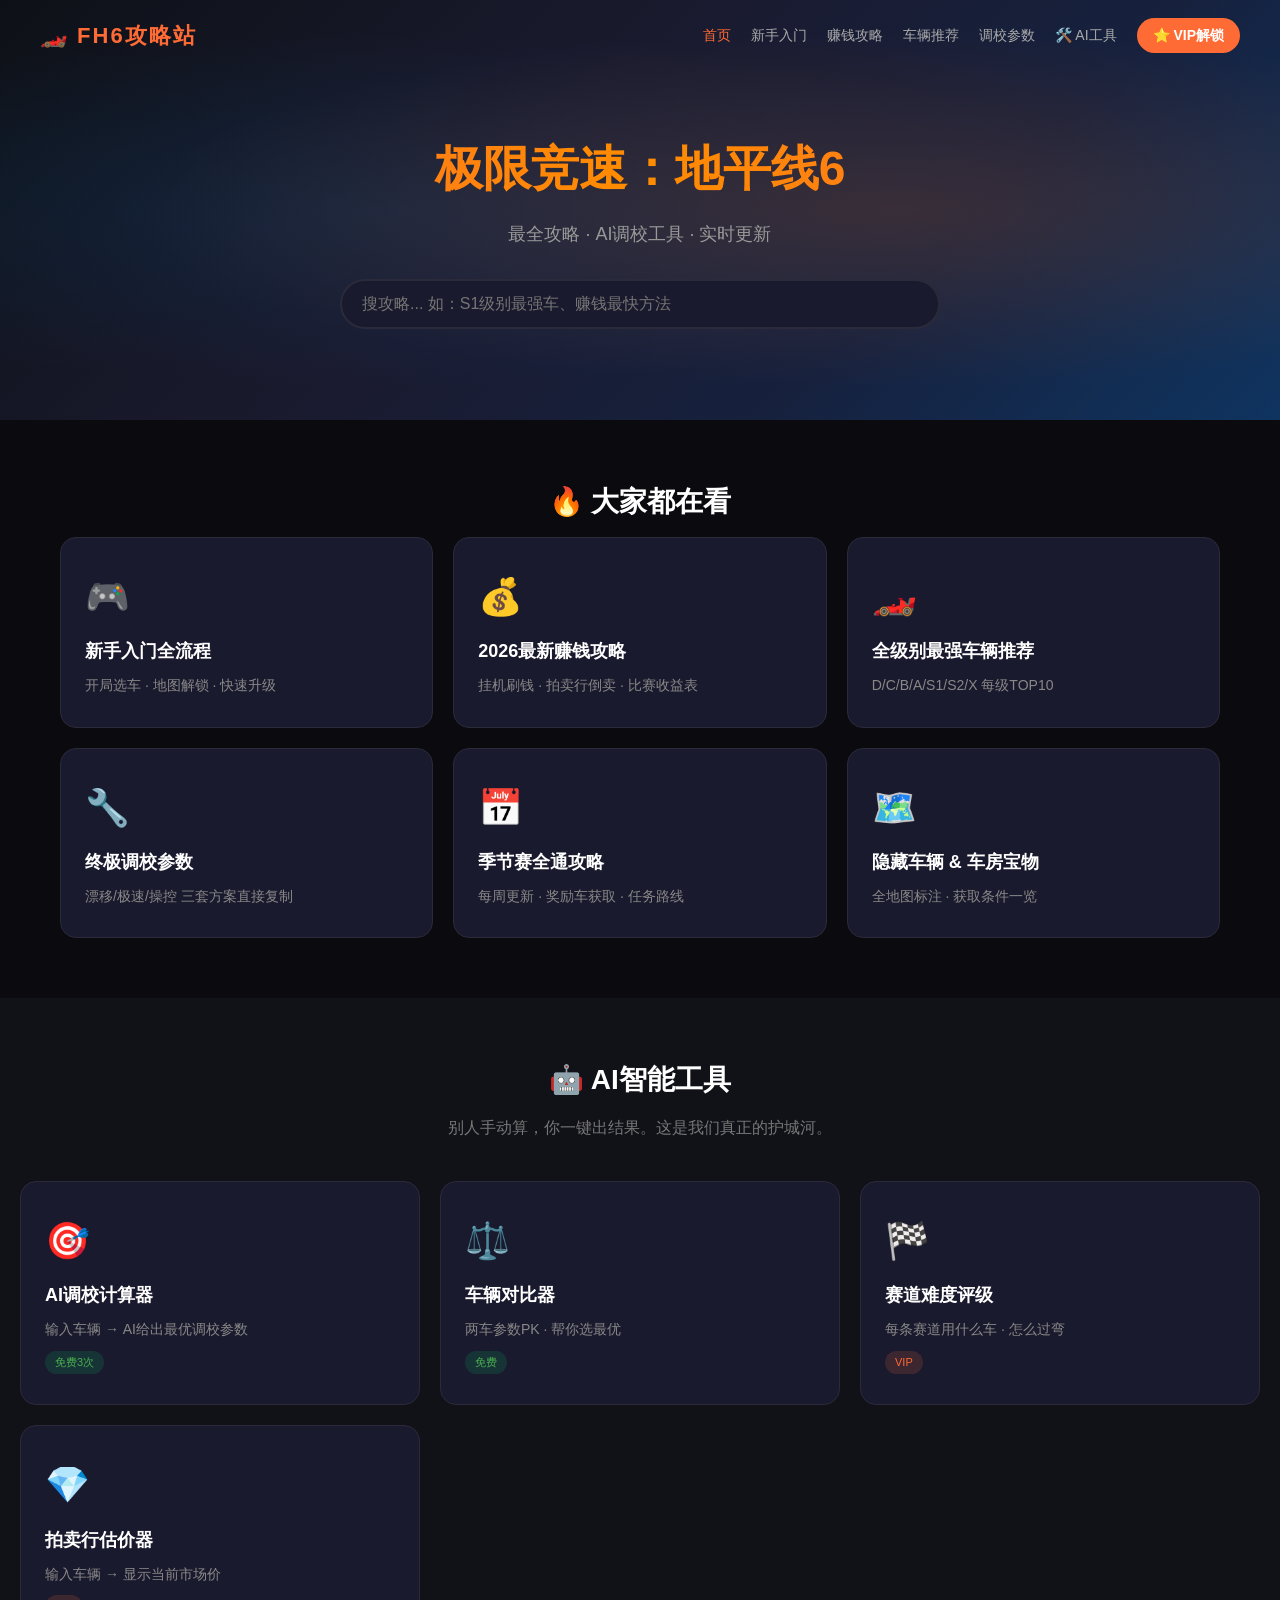
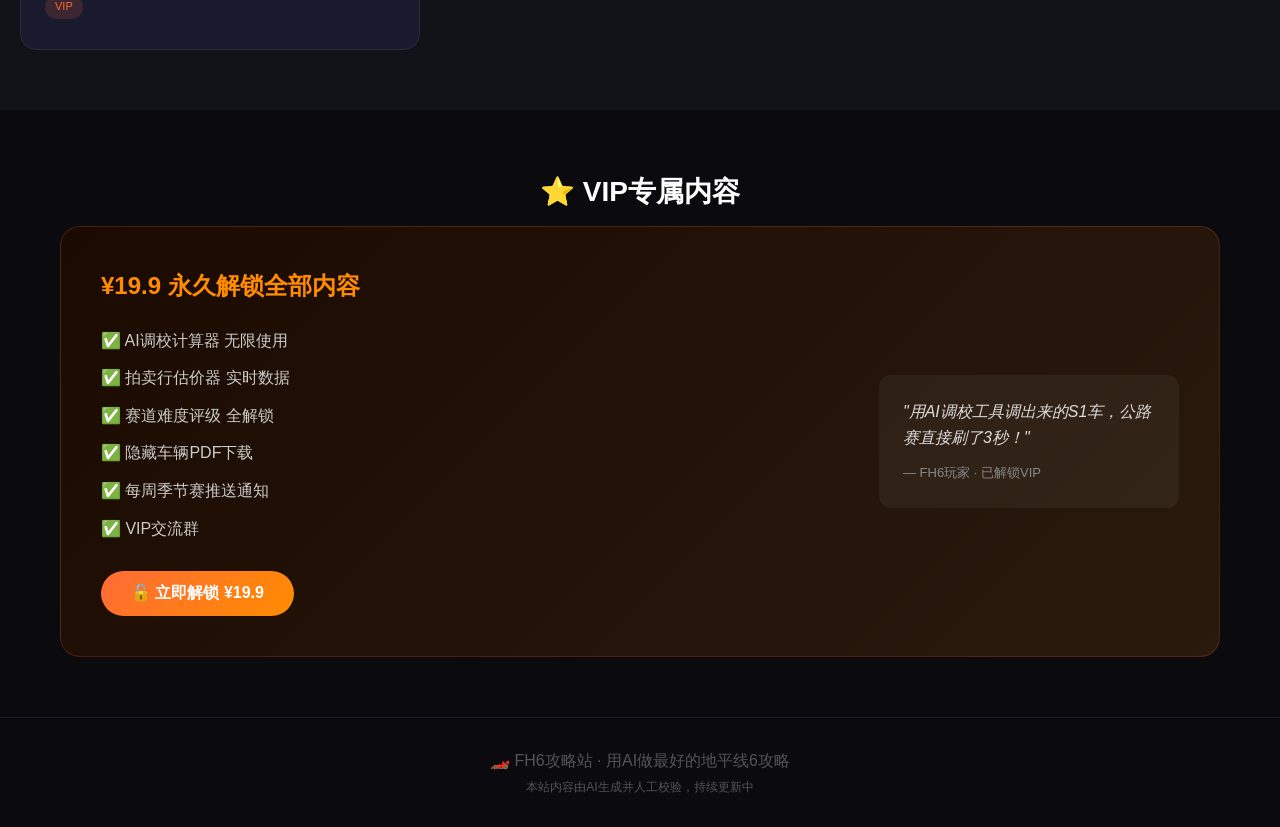
<file: index.html>
<!DOCTYPE html>
<html lang="zh-CN">
<head>
<meta charset="UTF-8">
<meta name="viewport" content="width=device-width, initial-scale=1.0">
<meta name="description" content="极限竞速：地平线6 最全攻略站 — 车辆推荐、赚钱技巧、调校参数、隐藏车辆、季节赛攻略">
<title>FH6攻略站 | 地平线6最全指南</title>
<link rel="stylesheet" href="css/style.css">
</head>
<body>
<header class="hero">
  <div class="hero-overlay"></div>
  <nav>
    <div class="logo">🏎️ FH6攻略站</div>
    <div class="nav-links">
      <a href="index.html" class="active">首页</a>
      <a href="guides/newbie.html">新手入门</a>
      <a href="guides/money.html">赚钱攻略</a>
      <a href="guides/cars.html">车辆推荐</a>
      <a href="guides/tuning.html">调校参数</a>
      <a href="tools/">🛠️ AI工具</a>
      <a href="#vip" class="btn-vip">⭐ VIP解锁</a>
    </div>
  </nav>
  <div class="hero-content">
    <h1>极限竞速：地平线6</h1>
    <p>最全攻略 · AI调校工具 · 实时更新</p>
    <div class="hero-search">
      <input type="text" id="searchBox" placeholder="搜攻略... 如：S1级别最强车、赚钱最快方法" onkeyup="searchGuides()">
      <div id="searchResults" class="search-results"></div>
    </div>
  </div>
</header>

<main>
  <!-- 热门攻略卡片 -->
  <section class="section">
    <h2>🔥 大家都在看</h2>
    <div class="card-grid">
      <a href="guides/newbie.html" class="card">
        <div class="card-icon">🎮</div>
        <h3>新手入门全流程</h3>
        <p>开局选车 · 地图解锁 · 快速升级</p>
      </a>
      <a href="guides/money.html" class="card">
        <div class="card-icon">💰</div>
        <h3>2026最新赚钱攻略</h3>
        <p>挂机刷钱 · 拍卖行倒卖 · 比赛收益表</p>
      </a>
      <a href="guides/cars.html" class="card">
        <div class="card-icon">🏎️</div>
        <h3>全级别最强车辆推荐</h3>
        <p>D/C/B/A/S1/S2/X 每级TOP10</p>
      </a>
      <a href="guides/tuning.html" class="card">
        <div class="card-icon">🔧</div>
        <h3>终极调校参数</h3>
        <p>漂移/极速/操控 三套方案直接复制</p>
      </a>
      <a href="guides/season.html" class="card">
        <div class="card-icon">📅</div>
        <h3>季节赛全通攻略</h3>
        <p>每周更新 · 奖励车获取 · 任务路线</p>
      </a>
      <a href="guides/hidden.html" class="card">
        <div class="card-icon">🗺️</div>
        <h3>隐藏车辆 & 车房宝物</h3>
        <p>全地图标注 · 获取条件一览</p>
      </a>
    </div>
  </section>

  <!-- AI工具区 -->
  <section class="section dark-bg">
    <h2>🤖 AI智能工具</h2>
    <p class="subtitle">别人手动算，你一键出结果。这是我们真正的护城河。</p>
    <div class="card-grid">
      <a href="tools/tune.html" class="card tool-card">
        <div class="card-icon">🎯</div>
        <h3>AI调校计算器</h3>
        <p>输入车辆 → AI给出最优调校参数</p>
        <span class="tag tag-free">免费3次</span>
      </a>
      <a href="tools/compare.html" class="card tool-card">
        <div class="card-icon">⚖️</div>
        <h3>车辆对比器</h3>
        <p>两车参数PK · 帮你选最优</p>
        <span class="tag tag-free">免费</span>
      </a>
      <a href="tools/track.html" class="card tool-card">
        <div class="card-icon">🏁</div>
        <h3>赛道难度评级</h3>
        <p>每条赛道用什么车 · 怎么过弯</p>
        <span class="tag tag-vip">VIP</span>
      </a>
      <a href="tools/auction.html" class="card tool-card">
        <div class="card-icon">💎</div>
        <h3>拍卖行估价器</h3>
        <p>输入车辆 → 显示当前市场价</p>
        <span class="tag tag-vip">VIP</span>
      </a>
    </div>
  </section>

  <!-- VIP区域 -->
  <section class="section" id="vip">
    <h2>⭐ VIP专属内容</h2>
    <div class="vip-box">
      <div class="vip-left">
        <h3>¥19.9 永久解锁全部内容</h3>
        <ul>
          <li>✅ AI调校计算器 无限使用</li>
          <li>✅ 拍卖行估价器 实时数据</li>
          <li>✅ 赛道难度评级 全解锁</li>
          <li>✅ 隐藏车辆PDF下载</li>
          <li>✅ 每周季节赛推送通知</li>
          <li>✅ VIP交流群</li>
        </ul>
        <button class="btn-pay" onclick="showPay()">🔓 立即解锁 ¥19.9</button>
      </div>
      <div class="vip-right">
        <div class="testimonial">
          <p>"用AI调校工具调出来的S1车，公路赛直接刷了3秒！"</p>
          <span>— FH6玩家 · 已解锁VIP</span>
        </div>
      </div>
    </div>
  </section>
</main>

<footer>
  <p>🏎️ FH6攻略站 · 用AI做最好的地平线6攻略</p>
  <p class="small">本站内容由AI生成并人工校验，持续更新中</p>
</footer>

<!-- 付费弹窗 -->
<div id="payModal" class="modal" style="display:none">
  <div class="modal-content">
    <span class="close" onclick="closePay()">×</span>
    <h2>解锁VIP全部内容</h2>
    <p>¥19.9 · 永久有效 · 一次付费</p>
    <div class="pay-methods">
      <div class="pay-option">
        <h4>📱 微信扫码支付</h4>
        <div class="qr-placeholder">微信收款码截图放这里</div>
        <p>付完截图发客服微信：<strong>你的微信号</strong></p>
      </div>
      <div class="pay-or">或</div>
      <div class="pay-option">
        <h4>🔗 面包多支付（自动发货）</h4>
        <button class="btn-pay" onclick="openMianbaoduo()">跳转支付 ¥19.9</button>
      </div>
    </div>
  </div>
</div>

<script src="js/main.js"></script>
</body>
</html>
</file>
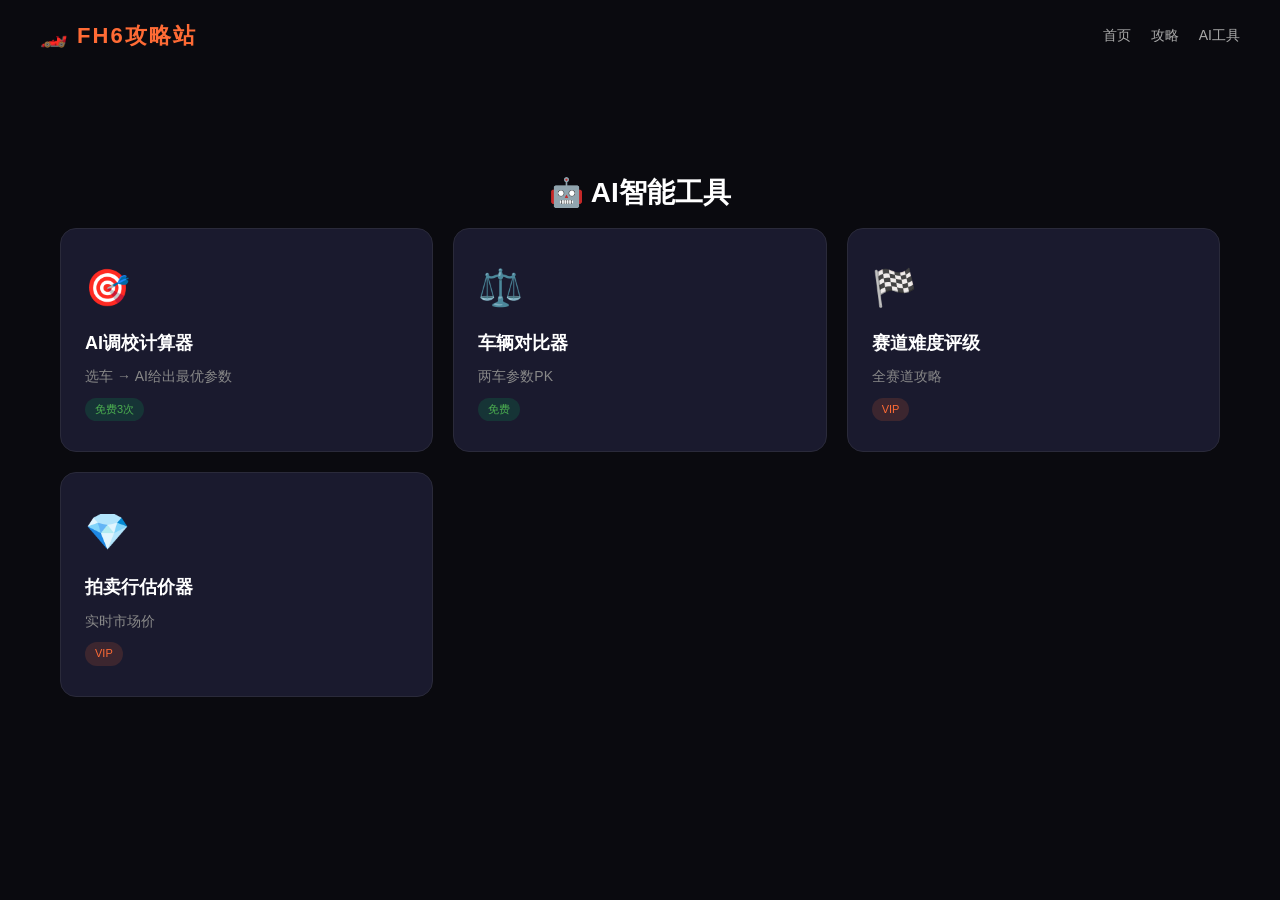
<file: tools/index.html>
<!DOCTYPE html>
<html lang="zh-CN">
<head>
<meta charset="UTF-8"><meta name="viewport" content="width=device-width, initial-scale=1.0">
<title>AI工具 · FH6攻略站</title>
<link rel="stylesheet" href="../css/style.css">
</head>
<body>
<nav><div class="logo">🏎️ FH6攻略站</div><div class="nav-links"><a href="../index.html">首页</a><a href="../guides/newbie.html">攻略</a><a href="tune.html">AI工具</a></div></nav>
<main class="section" style="margin-top:40px">
<h2>🤖 AI智能工具</h2>
<div class="card-grid">
  <a href="tune.html" class="card"><div class="card-icon">🎯</div><h3>AI调校计算器</h3><p>选车 → AI给出最优参数</p><span class="tag tag-free">免费3次</span></a>
  <a href="compare.html" class="card"><div class="card-icon">⚖️</div><h3>车辆对比器</h3><p>两车参数PK</p><span class="tag tag-free">免费</span></a>
  <a href="track.html" class="card"><div class="card-icon">🏁</div><h3>赛道难度评级</h3><p>全赛道攻略</p><span class="tag tag-vip">VIP</span></a>
  <a href="auction.html" class="card"><div class="card-icon">💎</div><h3>拍卖行估价器</h3><p>实时市场价</p><span class="tag tag-vip">VIP</span></a>
</div>
</main>
</body>
</html>
</file>
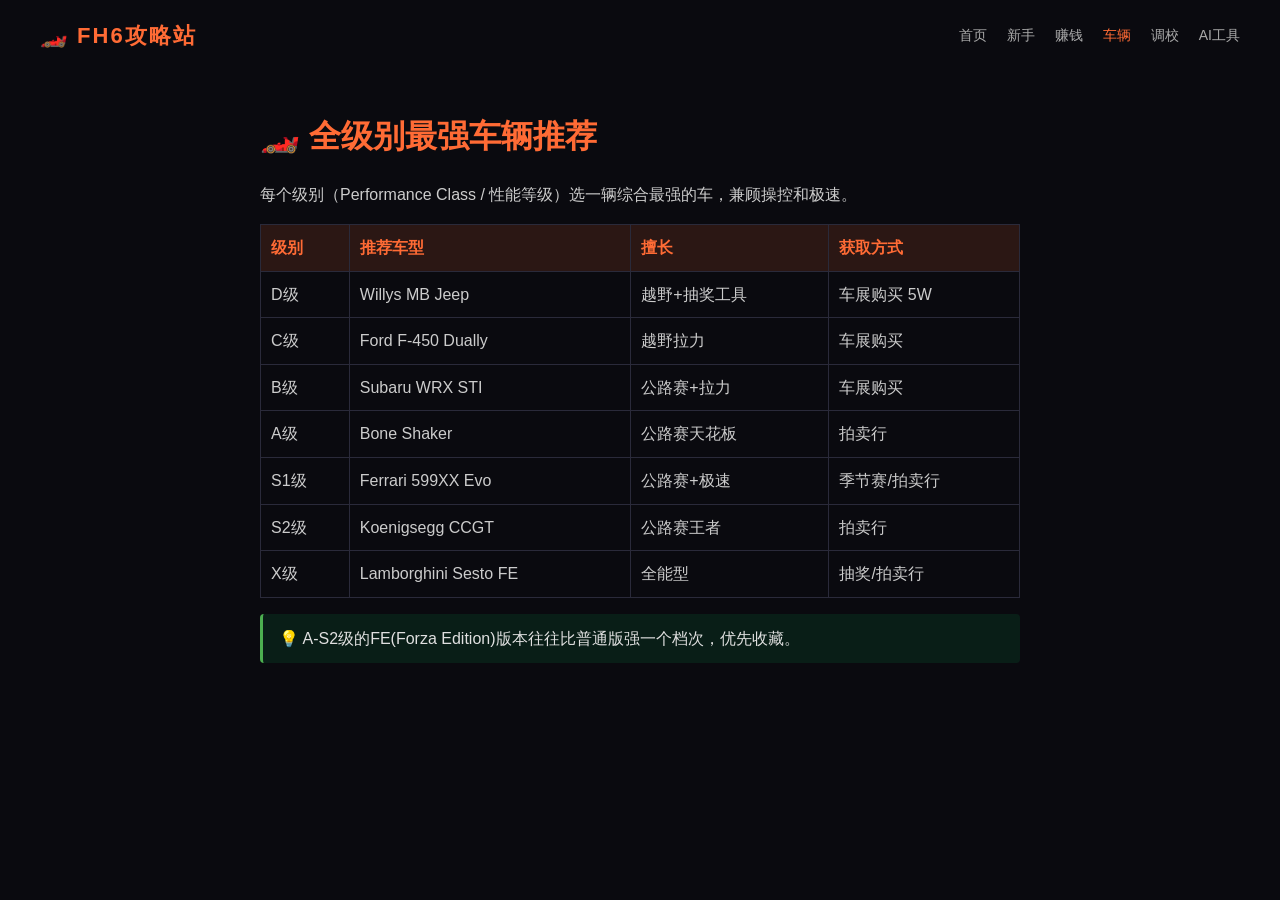
<file: guides/cars.html>
<!DOCTYPE html>
<html lang="zh-CN">
<head>
<meta charset="UTF-8"><meta name="viewport" content="width=device-width, initial-scale=1.0">
<title>全级别最强车辆推荐 · FH6攻略站</title>
<link rel="stylesheet" href="../css/style.css">
</head>
<body>
<nav><div class="logo">🏎️ FH6攻略站</div><div class="nav-links"><a href="../index.html">首页</a><a href="newbie.html">新手</a><a href="money.html">赚钱</a><a href="cars.html" class="active">车辆</a><a href="tuning.html">调校</a><a href="../tools/">AI工具</a></div></nav>
<div class="guide-content">
<h1>🏎️ 全级别最强车辆推荐</h1>
<p>每个级别（Performance Class / 性能等级）选一辆综合最强的车，兼顾操控和极速。</p>
<table>
<tr><th>级别</th><th>推荐车型</th><th>擅长</th><th>获取方式</th></tr>
<tr><td>D级</td><td>Willys MB Jeep</td><td>越野+抽奖工具</td><td>车展购买 5W</td></tr>
<tr><td>C级</td><td>Ford F-450 Dually</td><td>越野拉力</td><td>车展购买</td></tr>
<tr><td>B级</td><td>Subaru WRX STI</td><td>公路赛+拉力</td><td>车展购买</td></tr>
<tr><td>A级</td><td>Bone Shaker</td><td>公路赛天花板</td><td>拍卖行</td></tr>
<tr><td>S1级</td><td>Ferrari 599XX Evo</td><td>公路赛+极速</td><td>季节赛/拍卖行</td></tr>
<tr><td>S2级</td><td>Koenigsegg CCGT</td><td>公路赛王者</td><td>拍卖行</td></tr>
<tr><td>X级</td><td>Lamborghini Sesto FE</td><td>全能型</td><td>抽奖/拍卖行</td></tr>
</table>
<div class="tip">💡 A-S2级的FE(Forza Edition)版本往往比普通版强一个档次，优先收藏。</div>
</div>
</body>
</html>
</file>
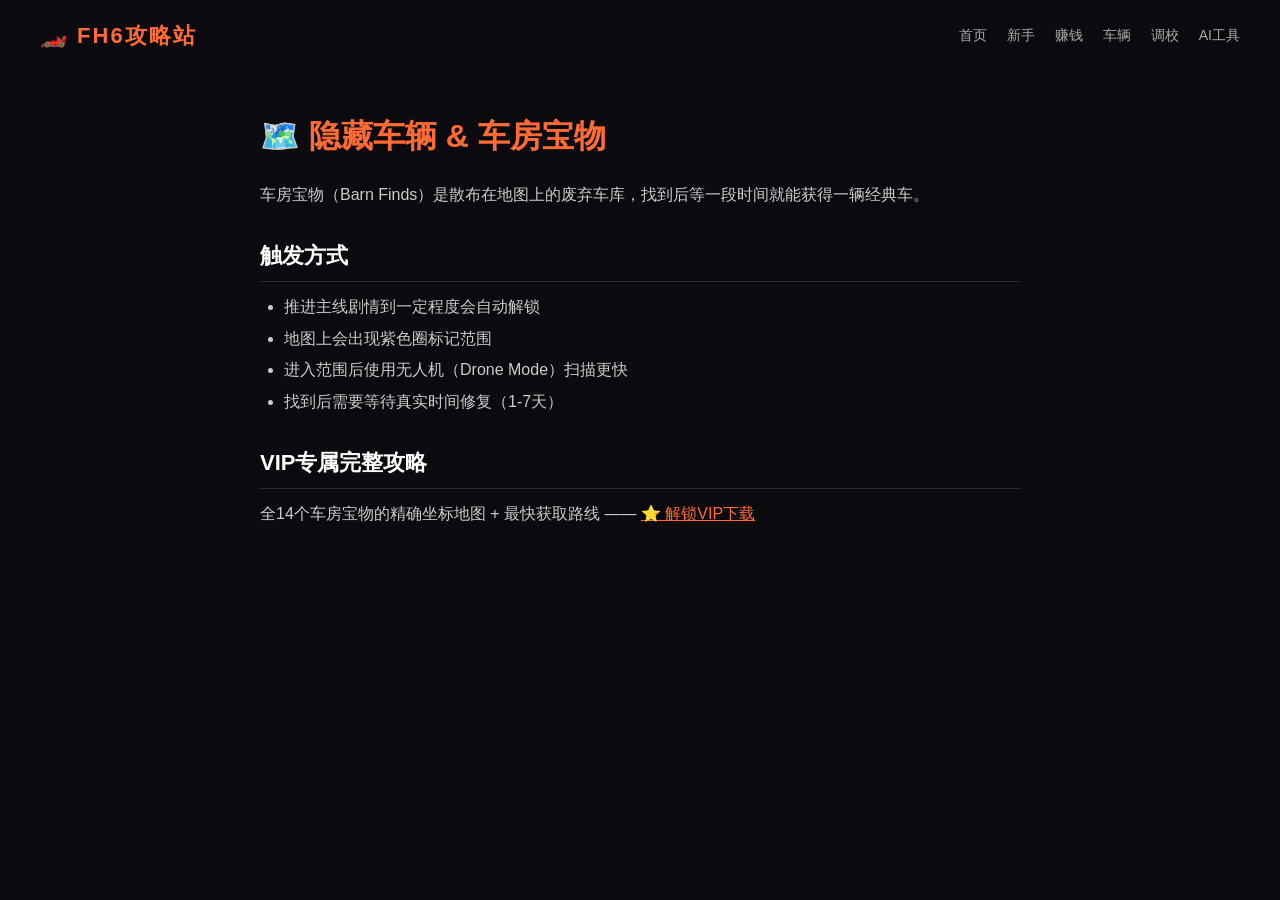
<file: guides/hidden.html>
<!DOCTYPE html>
<html lang="zh-CN">
<head>
<meta charset="UTF-8"><meta name="viewport" content="width=device-width, initial-scale=1.0">
<title>隐藏车辆 · FH6攻略站</title>
<link rel="stylesheet" href="../css/style.css">
</head>
<body>
<nav><div class="logo">🏎️ FH6攻略站</div><div class="nav-links"><a href="../index.html">首页</a><a href="newbie.html">新手</a><a href="money.html">赚钱</a><a href="cars.html">车辆</a><a href="tuning.html">调校</a><a href="../tools/">AI工具</a></div></nav>
<div class="guide-content">
<h1>🗺️ 隐藏车辆 & 车房宝物</h1>
<p>车房宝物（Barn Finds）是散布在地图上的废弃车库，找到后等一段时间就能获得一辆经典车。</p>
<h2>触发方式</h2>
<ul>
<li>推进主线剧情到一定程度会自动解锁</li>
<li>地图上会出现紫色圈标记范围</li>
<li>进入范围后使用无人机（Drone Mode）扫描更快</li>
<li>找到后需要等待真实时间修复（1-7天）</li>
</ul>
<h2>VIP专属完整攻略</h2>
<p>全14个车房宝物的精确坐标地图 + 最快获取路线 —— <a href="../index.html#vip" style="color:#ff6b35">⭐ 解锁VIP下载</a></p>
</div>
</body>
</html>
</file>
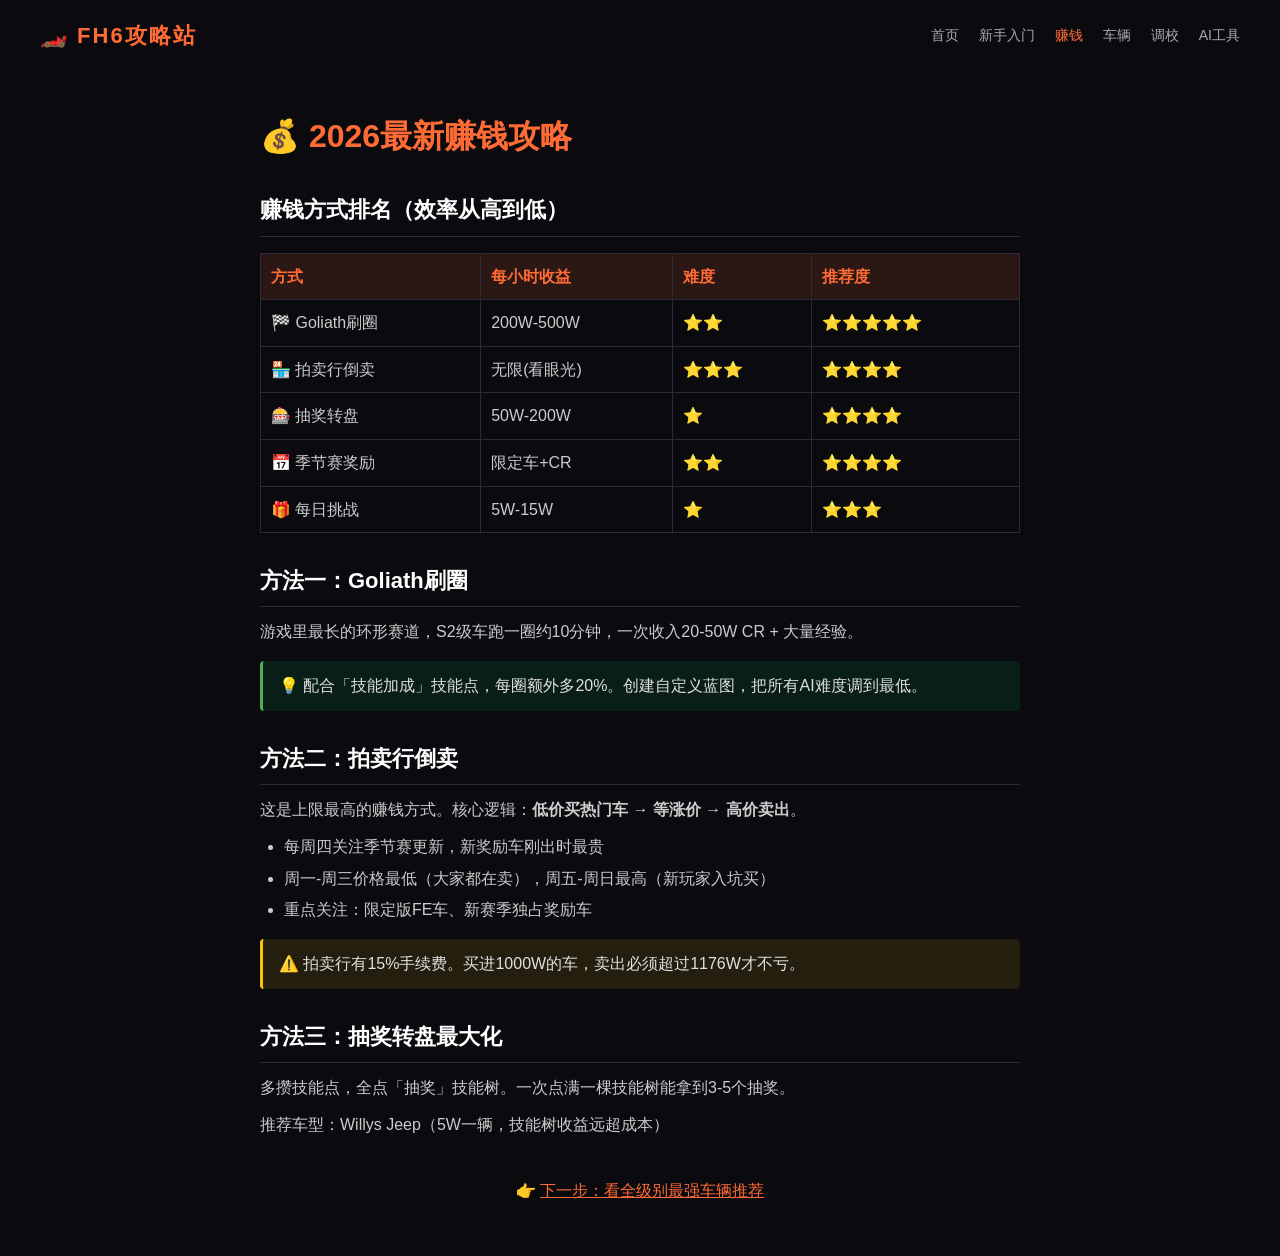
<file: guides/money.html>
<!DOCTYPE html>
<html lang="zh-CN">
<head>
<meta charset="UTF-8"><meta name="viewport" content="width=device-width, initial-scale=1.0">
<meta name="description" content="地平线6 最全赚钱攻略：挂机刷钱、拍卖行倒卖、高收益比赛排名、每日任务变现">
<title>赚钱攻略 · FH6攻略站</title>
<link rel="stylesheet" href="../css/style.css">
</head>
<body>
<nav><div class="logo">🏎️ FH6攻略站</div><div class="nav-links"><a href="../index.html">首页</a><a href="newbie.html">新手入门</a><a href="money.html" class="active">赚钱</a><a href="cars.html">车辆</a><a href="tuning.html">调校</a><a href="../tools/">AI工具</a></div></nav>
<div class="guide-content">
<h1>💰 2026最新赚钱攻略</h1>

<h2>赚钱方式排名（效率从高到低）</h2>
<table>
  <tr><th>方式</th><th>每小时收益</th><th>难度</th><th>推荐度</th></tr>
  <tr><td>🏁 Goliath刷圈</td><td>200W-500W</td><td>⭐⭐</td><td>⭐⭐⭐⭐⭐</td></tr>
  <tr><td>🏪 拍卖行倒卖</td><td>无限(看眼光)</td><td>⭐⭐⭐</td><td>⭐⭐⭐⭐</td></tr>
  <tr><td>🎰 抽奖转盘</td><td>50W-200W</td><td>⭐</td><td>⭐⭐⭐⭐</td></tr>
  <tr><td>📅 季节赛奖励</td><td>限定车+CR</td><td>⭐⭐</td><td>⭐⭐⭐⭐</td></tr>
  <tr><td>🎁 每日挑战</td><td>5W-15W</td><td>⭐</td><td>⭐⭐⭐</td></tr>
</table>

<h2>方法一：Goliath刷圈</h2>
<p>游戏里最长的环形赛道，S2级车跑一圈约10分钟，一次收入20-50W CR + 大量经验。</p>
<div class="tip">💡 配合「技能加成」技能点，每圈额外多20%。创建自定义蓝图，把所有AI难度调到最低。</div>

<h2>方法二：拍卖行倒卖</h2>
<p>这是上限最高的赚钱方式。核心逻辑：<b>低价买热门车 → 等涨价 → 高价卖出</b>。</p>
<ul>
  <li>每周四关注季节赛更新，新奖励车刚出时最贵</li>
  <li>周一-周三价格最低（大家都在卖），周五-周日最高（新玩家入坑买）</li>
  <li>重点关注：限定版FE车、新赛季独占奖励车</li>
</ul>
<div class="warn">⚠️ 拍卖行有15%手续费。买进1000W的车，卖出必须超过1176W才不亏。</div>

<h2>方法三：抽奖转盘最大化</h2>
<p>多攒技能点，全点「抽奖」技能树。一次点满一棵技能树能拿到3-5个抽奖。</p>
<p>推荐车型：Willys Jeep（5W一辆，技能树收益远超成本）</p>

<p style="text-align:center;margin-top:40px;">👉 <a href="cars.html" style="color:#ff6b35">下一步：看全级别最强车辆推荐</a></p>
</div>
</body>
</html>
</file>
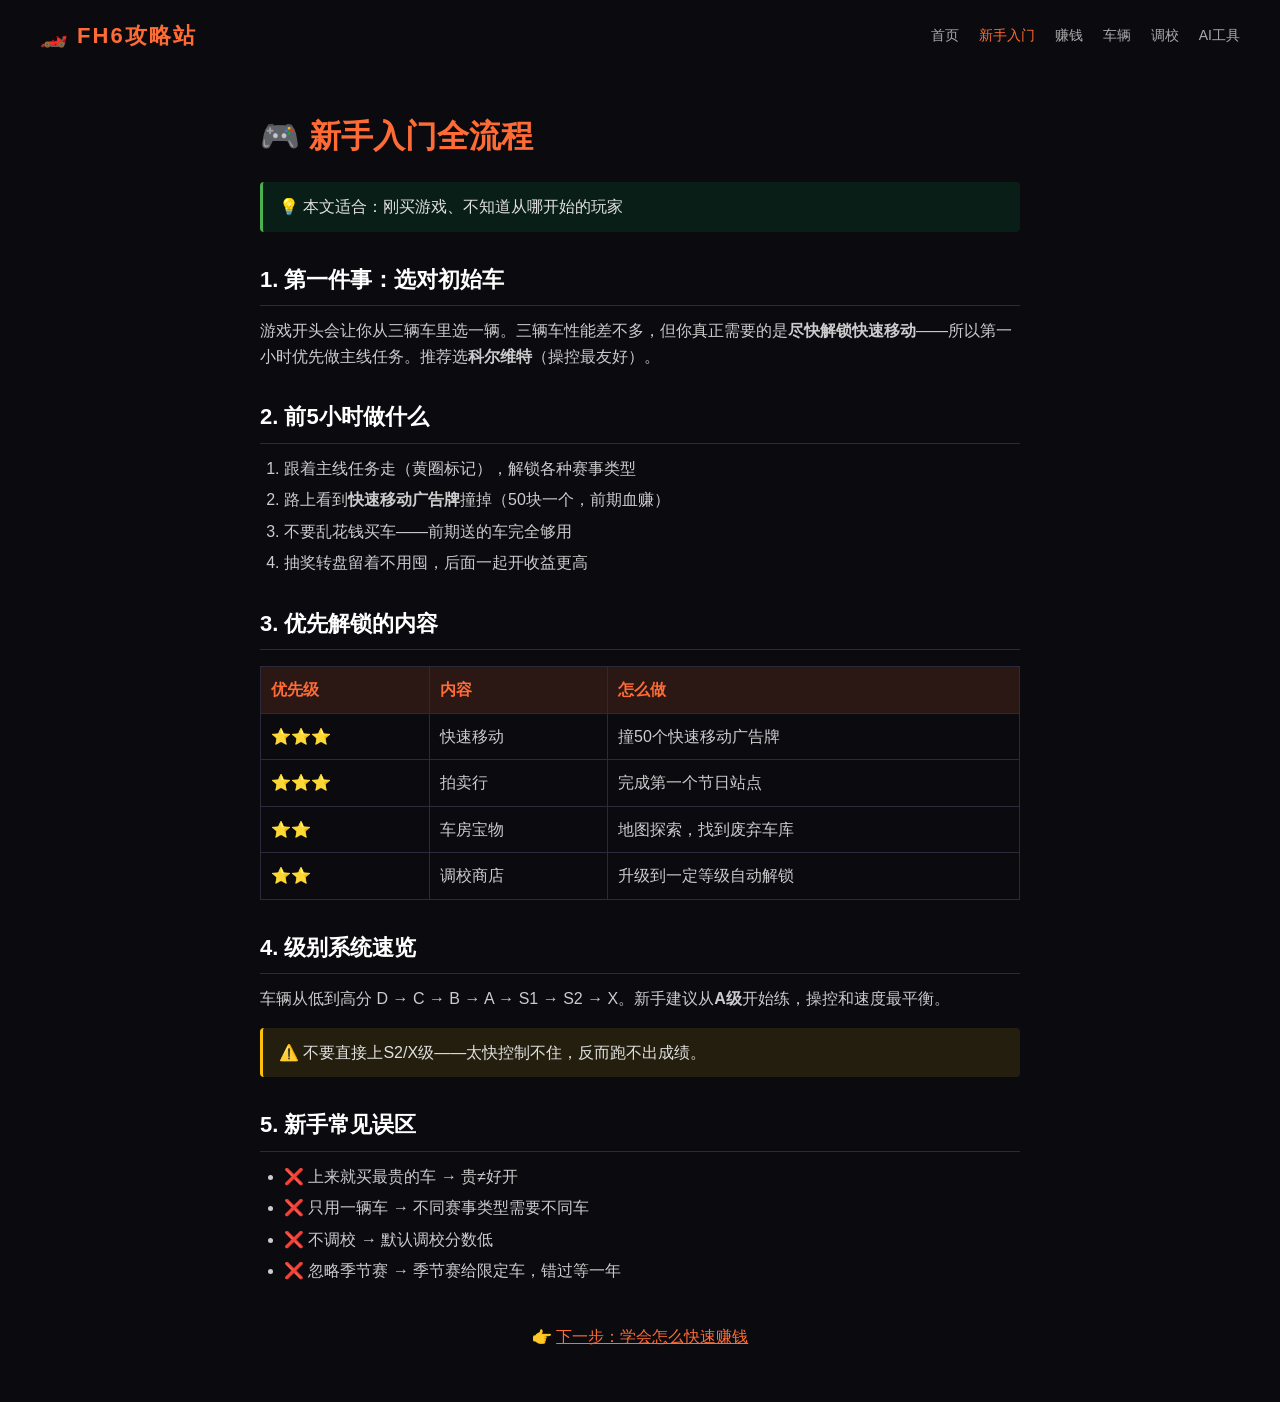
<file: guides/newbie.html>
<!DOCTYPE html>
<html lang="zh-CN">
<head>
<meta charset="UTF-8"><meta name="viewport" content="width=device-width, initial-scale=1.0">
<title>新手入门 · FH6攻略站</title>
<link rel="stylesheet" href="../css/style.css">
</head>
<body>
<nav><div class="logo">🏎️ FH6攻略站</div><div class="nav-links"><a href="../index.html">首页</a><a href="newbie.html" class="active">新手入门</a><a href="money.html">赚钱</a><a href="cars.html">车辆</a><a href="tuning.html">调校</a><a href="../tools/">AI工具</a></div></nav>
<div class="guide-content">
<h1>🎮 新手入门全流程</h1>
<div class="tip">💡 本文适合：刚买游戏、不知道从哪开始的玩家</div>

<h2>1. 第一件事：选对初始车</h2>
<p>游戏开头会让你从三辆车里选一辆。三辆车性能差不多，但你真正需要的是<b>尽快解锁快速移动</b>——所以第一小时优先做主线任务。推荐选<b>科尔维特</b>（操控最友好）。</p>

<h2>2. 前5小时做什么</h2>
<ol>
  <li>跟着主线任务走（黄圈标记），解锁各种赛事类型</li>
  <li>路上看到<b>快速移动广告牌</b>撞掉（50块一个，前期血赚）</li>
  <li>不要乱花钱买车——前期送的车完全够用</li>
  <li>抽奖转盘留着不用囤，后面一起开收益更高</li>
</ol>

<h2>3. 优先解锁的内容</h2>
<table>
  <tr><th>优先级</th><th>内容</th><th>怎么做</th></tr>
  <tr><td>⭐⭐⭐</td><td>快速移动</td><td>撞50个快速移动广告牌</td></tr>
  <tr><td>⭐⭐⭐</td><td>拍卖行</td><td>完成第一个节日站点</td></tr>
  <tr><td>⭐⭐</td><td>车房宝物</td><td>地图探索，找到废弃车库</td></tr>
  <tr><td>⭐⭐</td><td>调校商店</td><td>升级到一定等级自动解锁</td></tr>
</table>

<h2>4. 级别系统速览</h2>
<p>车辆从低到高分 D → C → B → A → S1 → S2 → X。新手建议从<b>A级</b>开始练，操控和速度最平衡。</p>
<div class="warn">⚠️ 不要直接上S2/X级——太快控制不住，反而跑不出成绩。</div>

<h2>5. 新手常见误区</h2>
<ul>
  <li>❌ 上来就买最贵的车 → 贵≠好开</li>
  <li>❌ 只用一辆车 → 不同赛事类型需要不同车</li>
  <li>❌ 不调校 → 默认调校分数低</li>
  <li>❌ 忽略季节赛 → 季节赛给限定车，错过等一年</li>
</ul>

<p style="text-align:center;margin-top:40px;">👉 <a href="money.html" style="color:#ff6b35">下一步：学会怎么快速赚钱</a></p>
</div>
</body>
</html>
</file>
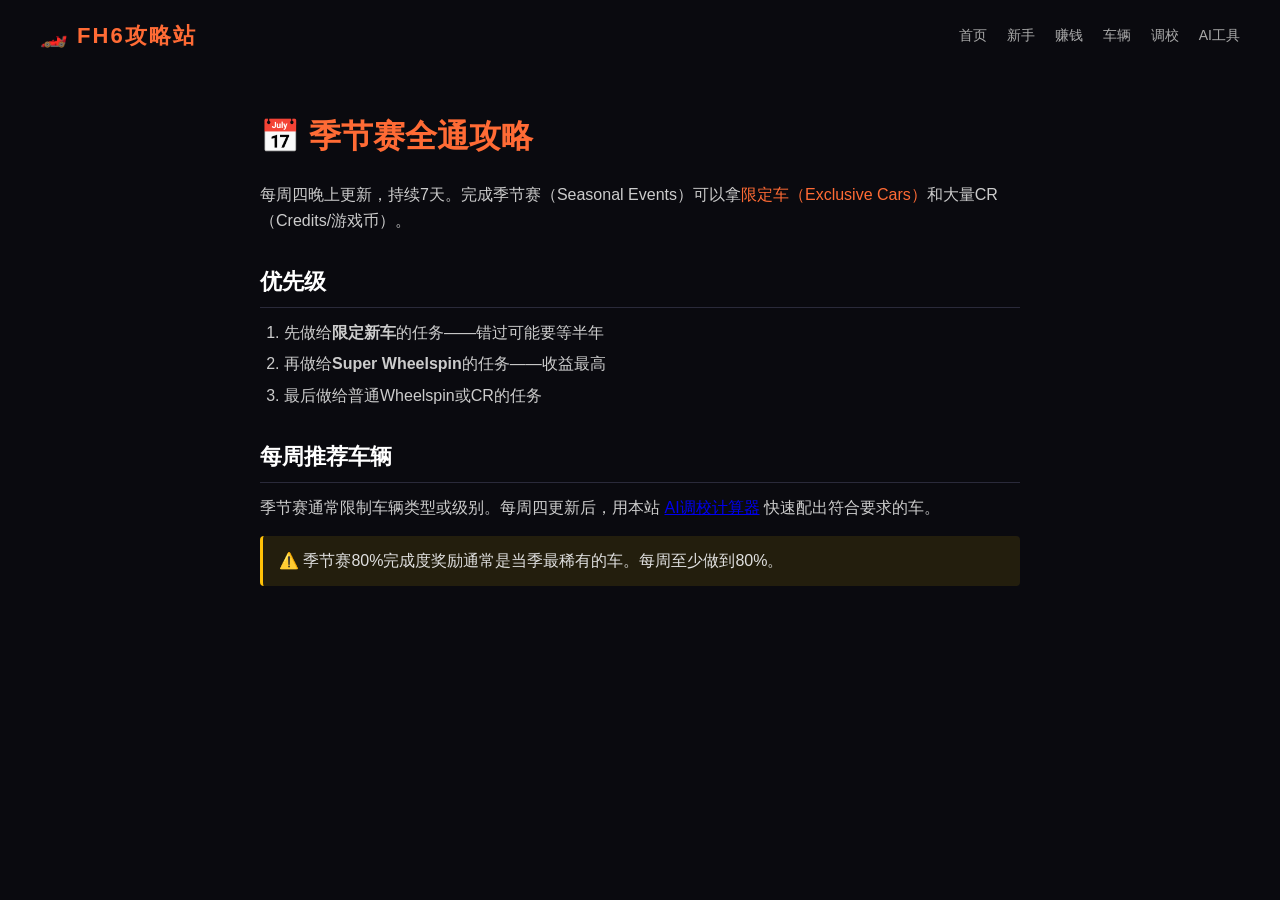
<file: guides/season.html>
<!DOCTYPE html>
<html lang="zh-CN">
<head>
<meta charset="UTF-8"><meta name="viewport" content="width=device-width, initial-scale=1.0">
<title>季节赛攻略 · FH6攻略站</title>
<link rel="stylesheet" href="../css/style.css">
</head>
<body>
<nav><div class="logo">🏎️ FH6攻略站</div><div class="nav-links"><a href="../index.html">首页</a><a href="newbie.html">新手</a><a href="money.html">赚钱</a><a href="cars.html">车辆</a><a href="tuning.html">调校</a><a href="../tools/">AI工具</a></div></nav>
<div class="guide-content">
<h1>📅 季节赛全通攻略</h1>
<p>每周四晚上更新，持续7天。完成季节赛（Seasonal Events）可以拿<span style="color:#ff6b35">限定车（Exclusive Cars）</span>和大量CR（Credits/游戏币）。</p>
<h2>优先级</h2>
<ol>
<li>先做给<b>限定新车</b>的任务——错过可能要等半年</li>
<li>再做给<b>Super Wheelspin</b>的任务——收益最高</li>
<li>最后做给普通Wheelspin或CR的任务</li>
</ol>
<h2>每周推荐车辆</h2>
<p>季节赛通常限制车辆类型或级别。每周四更新后，用本站 <a href="../tools/tune.html">AI调校计算器</a> 快速配出符合要求的车。</p>
<div class="warn">⚠️ 季节赛80%完成度奖励通常是当季最稀有的车。每周至少做到80%。</div>
</div>
</body>
</html>
</file>
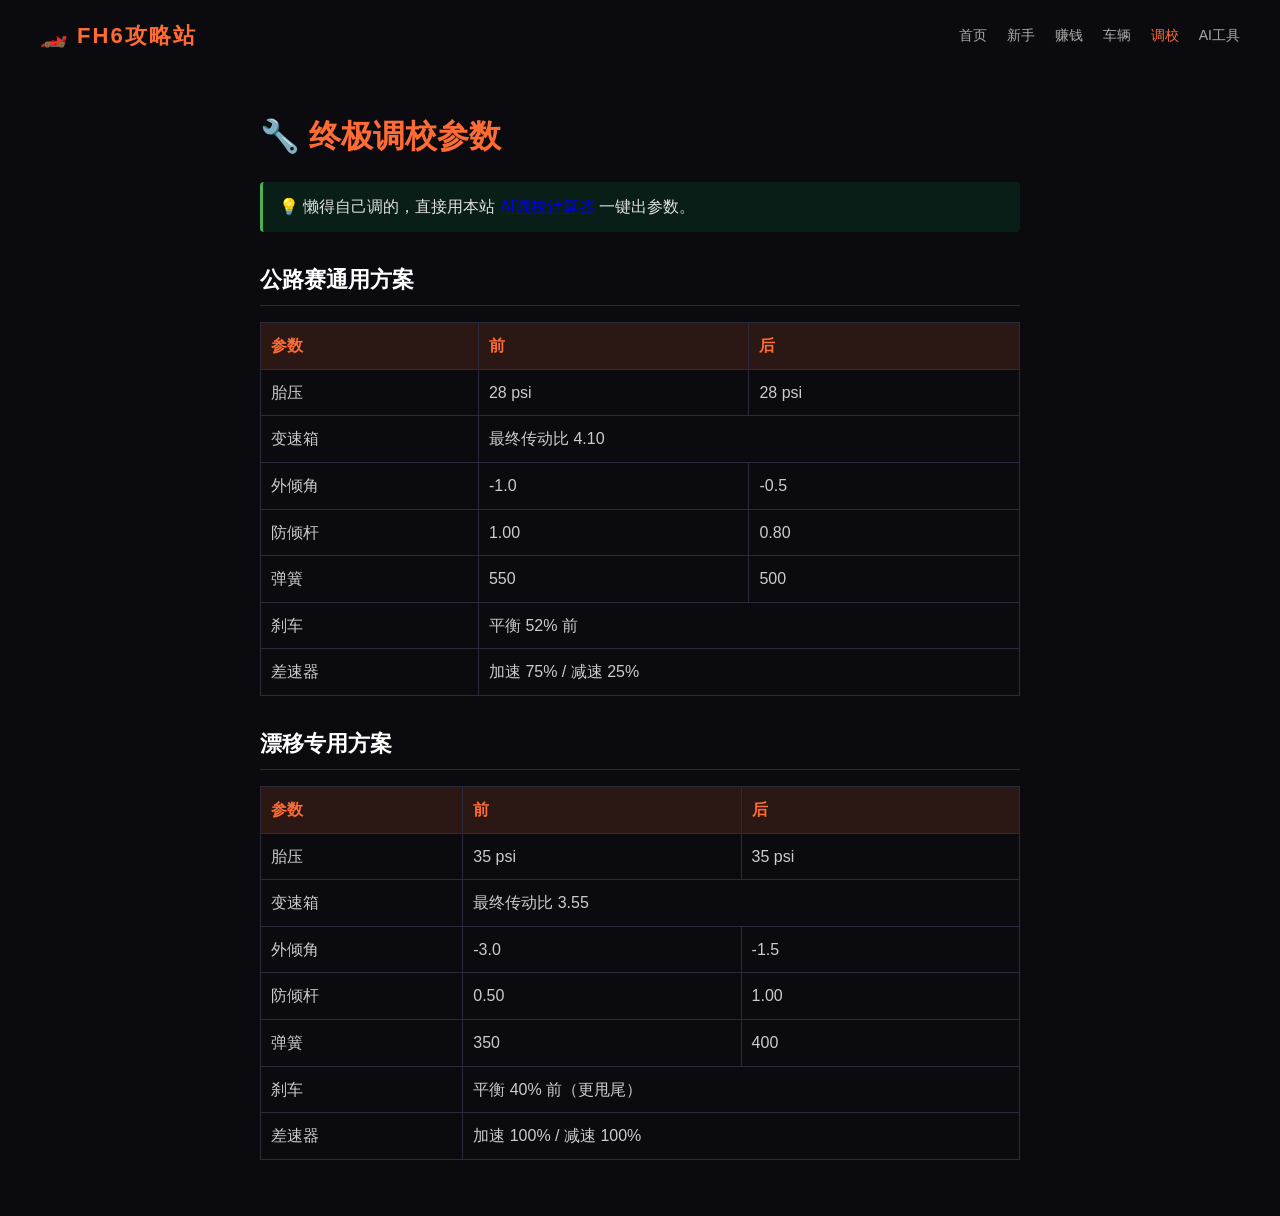
<file: guides/tuning.html>
<!DOCTYPE html>
<html lang="zh-CN">
<head>
<meta charset="UTF-8"><meta name="viewport" content="width=device-width, initial-scale=1.0">
<title>终极调校参数 · FH6攻略站</title>
<link rel="stylesheet" href="../css/style.css">
</head>
<body>
<nav><div class="logo">🏎️ FH6攻略站</div><div class="nav-links"><a href="../index.html">首页</a><a href="newbie.html">新手</a><a href="money.html">赚钱</a><a href="cars.html">车辆</a><a href="tuning.html" class="active">调校</a><a href="../tools/">AI工具</a></div></nav>
<div class="guide-content">
<h1>🔧 终极调校参数</h1>
<div class="tip">💡 懒得自己调的，直接用本站 <a href="../tools/tune.html">AI调校计算器</a> 一键出参数。</div>
<h2>公路赛通用方案</h2>
<table>
<tr><th>参数</th><th>前</th><th>后</th></tr>
<tr><td>胎压</td><td>28 psi</td><td>28 psi</td></tr>
<tr><td>变速箱</td><td colspan="2">最终传动比 4.10</td></tr>
<tr><td>外倾角</td><td>-1.0</td><td>-0.5</td></tr>
<tr><td>防倾杆</td><td>1.00</td><td>0.80</td></tr>
<tr><td>弹簧</td><td>550</td><td>500</td></tr>
<tr><td>刹车</td><td colspan="2">平衡 52% 前</td></tr>
<tr><td>差速器</td><td colspan="2">加速 75% / 减速 25%</td></tr>
</table>
<h2>漂移专用方案</h2>
<table>
<tr><th>参数</th><th>前</th><th>后</th></tr>
<tr><td>胎压</td><td>35 psi</td><td>35 psi</td></tr>
<tr><td>变速箱</td><td colspan="2">最终传动比 3.55</td></tr>
<tr><td>外倾角</td><td>-3.0</td><td>-1.5</td></tr>
<tr><td>防倾杆</td><td>0.50</td><td>1.00</td></tr>
<tr><td>弹簧</td><td>350</td><td>400</td></tr>
<tr><td>刹车</td><td colspan="2">平衡 40% 前（更甩尾）</td></tr>
<tr><td>差速器</td><td colspan="2">加速 100% / 减速 100%</td></tr>
</table>
</div>
</body>
</html>
</file>
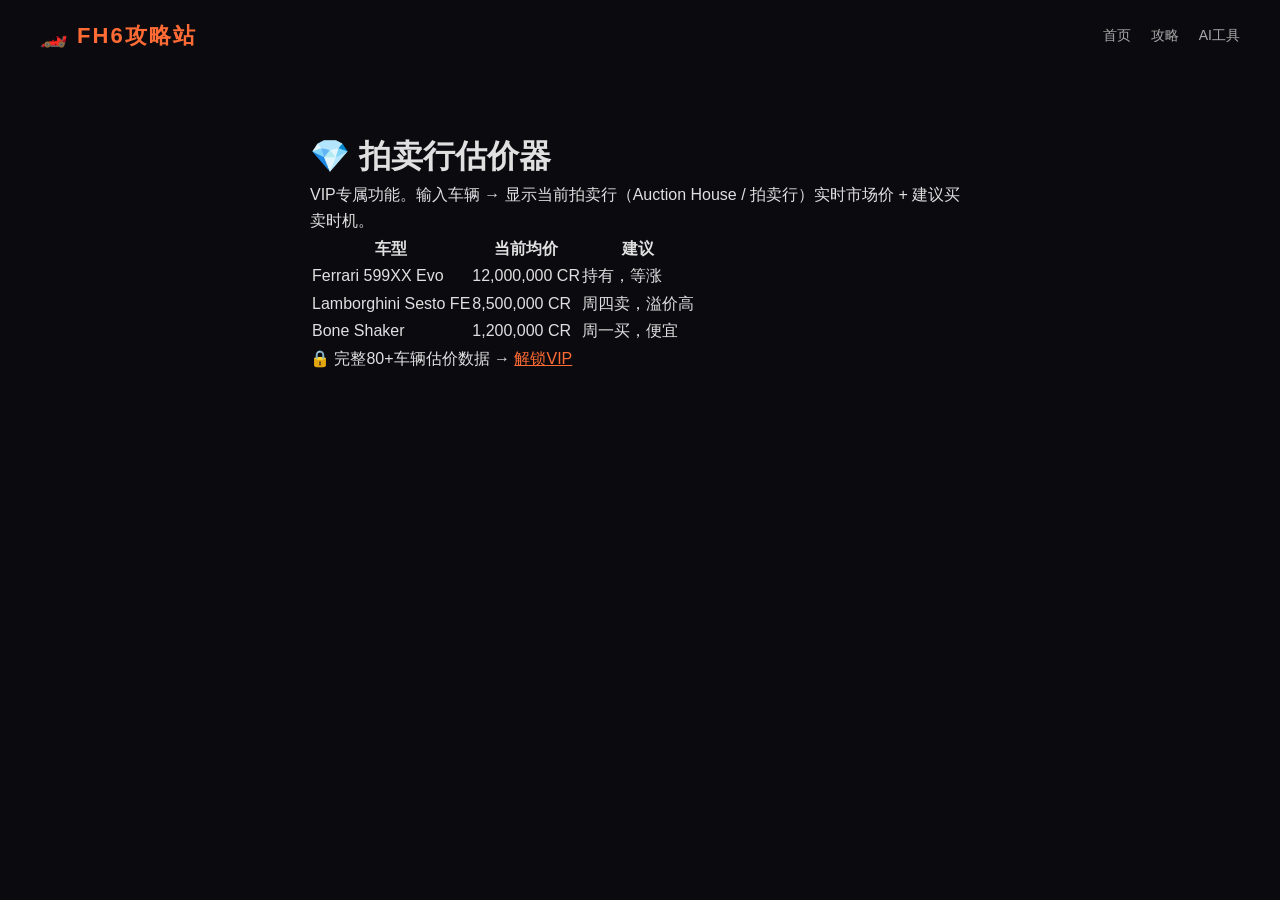
<file: tools/auction.html>
<!DOCTYPE html>
<html lang="zh-CN">
<head>
<meta charset="UTF-8"><meta name="viewport" content="width=device-width, initial-scale=1.0">
<title>拍卖行估价器 · FH6攻略站</title>
<link rel="stylesheet" href="../css/style.css">
<style>.tool-body{max-width:700px;margin:40px auto;padding:20px}</style>
</head>
<body>
<nav><div class="logo">🏎️ FH6攻略站</div><div class="nav-links"><a href="../index.html">首页</a><a href="../guides/newbie.html">攻略</a><a href="tune.html">AI工具</a></div></nav>
<div class="tool-body">
<h1>💎 拍卖行估价器</h1>
<p>VIP专属功能。输入车辆 → 显示当前拍卖行（Auction House / 拍卖行）实时市场价 + 建议买卖时机。</p>
<table>
<tr><th>车型</th><th>当前均价</th><th>建议</th></tr>
<tr><td>Ferrari 599XX Evo</td><td>12,000,000 CR</td><td>持有，等涨</td></tr>
<tr><td>Lamborghini Sesto FE</td><td>8,500,000 CR</td><td>周四卖，溢价高</td></tr>
<tr><td>Bone Shaker</td><td>1,200,000 CR</td><td>周一买，便宜</td></tr>
</table>
<div class="warn">🔒 完整80+车辆估价数据 → <a href="../index.html#vip" style="color:#ff6b35">解锁VIP</a></div>
</div>
</body>
</html>
</file>
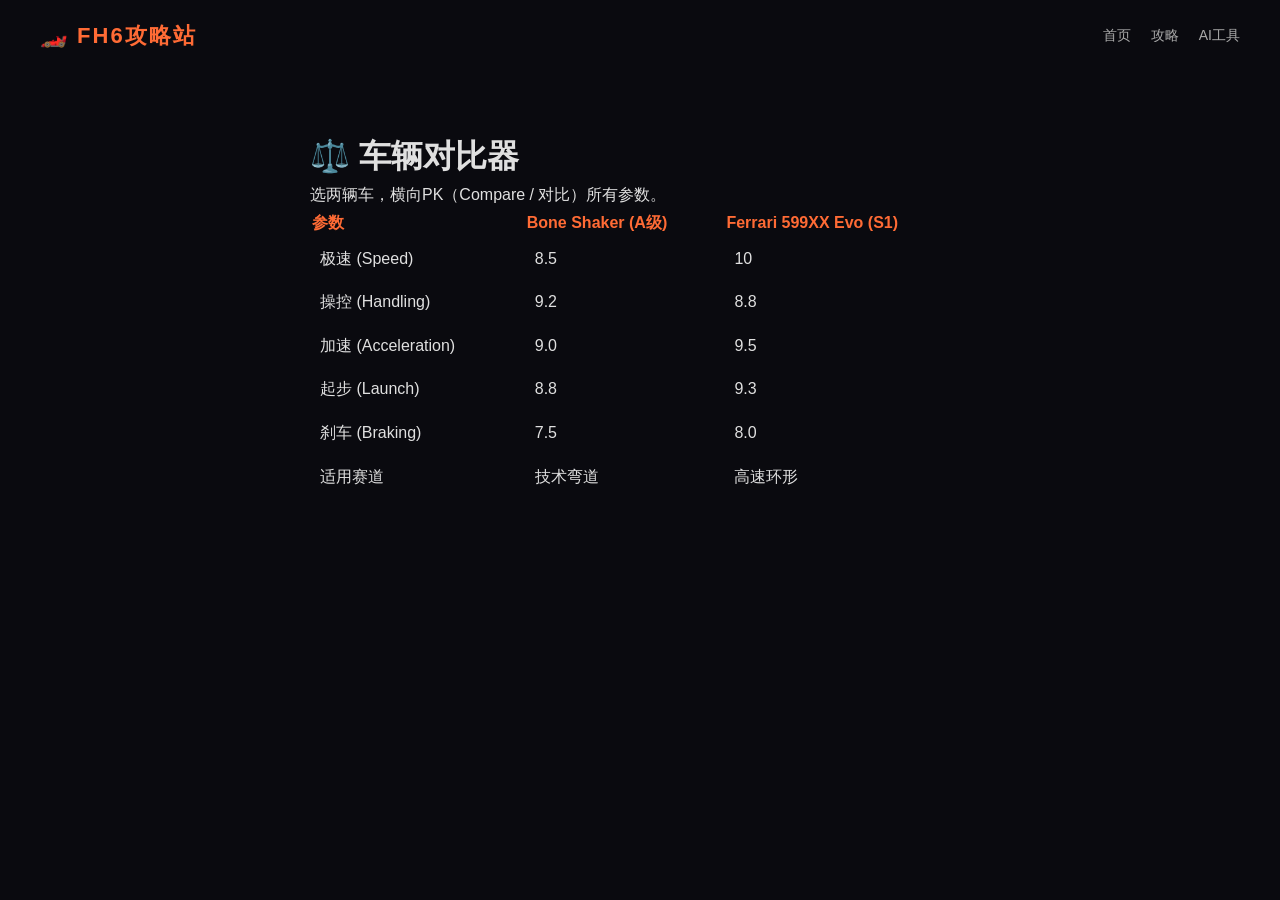
<file: tools/compare.html>
<!DOCTYPE html>
<html lang="zh-CN">
<head>
<meta charset="UTF-8"><meta name="viewport" content="width=device-width, initial-scale=1.0">
<title>车辆对比器 · FH6攻略站</title>
<link rel="stylesheet" href="../css/style.css">
<style>.tool-body{max-width:700px;margin:40px auto;padding:20px}.tool-body table{width:100%}.tool-body th{text-align:left;color:#ff6b35}.tool-body td{padding:8px}</style>
</head>
<body>
<nav><div class="logo">🏎️ FH6攻略站</div><div class="nav-links"><a href="../index.html">首页</a><a href="../guides/newbie.html">攻略</a><a href="tune.html">AI工具</a></div></nav>
<div class="tool-body">
<h1>⚖️ 车辆对比器</h1>
<p>选两辆车，横向PK（Compare / 对比）所有参数。</p>
<table id="compareTable">
<tr><th>参数</th><th>Bone Shaker (A级)</th><th>Ferrari 599XX Evo (S1)</th></tr>
<tr><td>极速 (Speed)</td><td>8.5</td><td>10</td></tr>
<tr><td>操控 (Handling)</td><td>9.2</td><td>8.8</td></tr>
<tr><td>加速 (Acceleration)</td><td>9.0</td><td>9.5</td></tr>
<tr><td>起步 (Launch)</td><td>8.8</td><td>9.3</td></tr>
<tr><td>刹车 (Braking)</td><td>7.5</td><td>8.0</td></tr>
<tr><td>适用赛道</td><td>技术弯道</td><td>高速环形</td></tr>
</table>
</div>
</body>
</html>
</file>
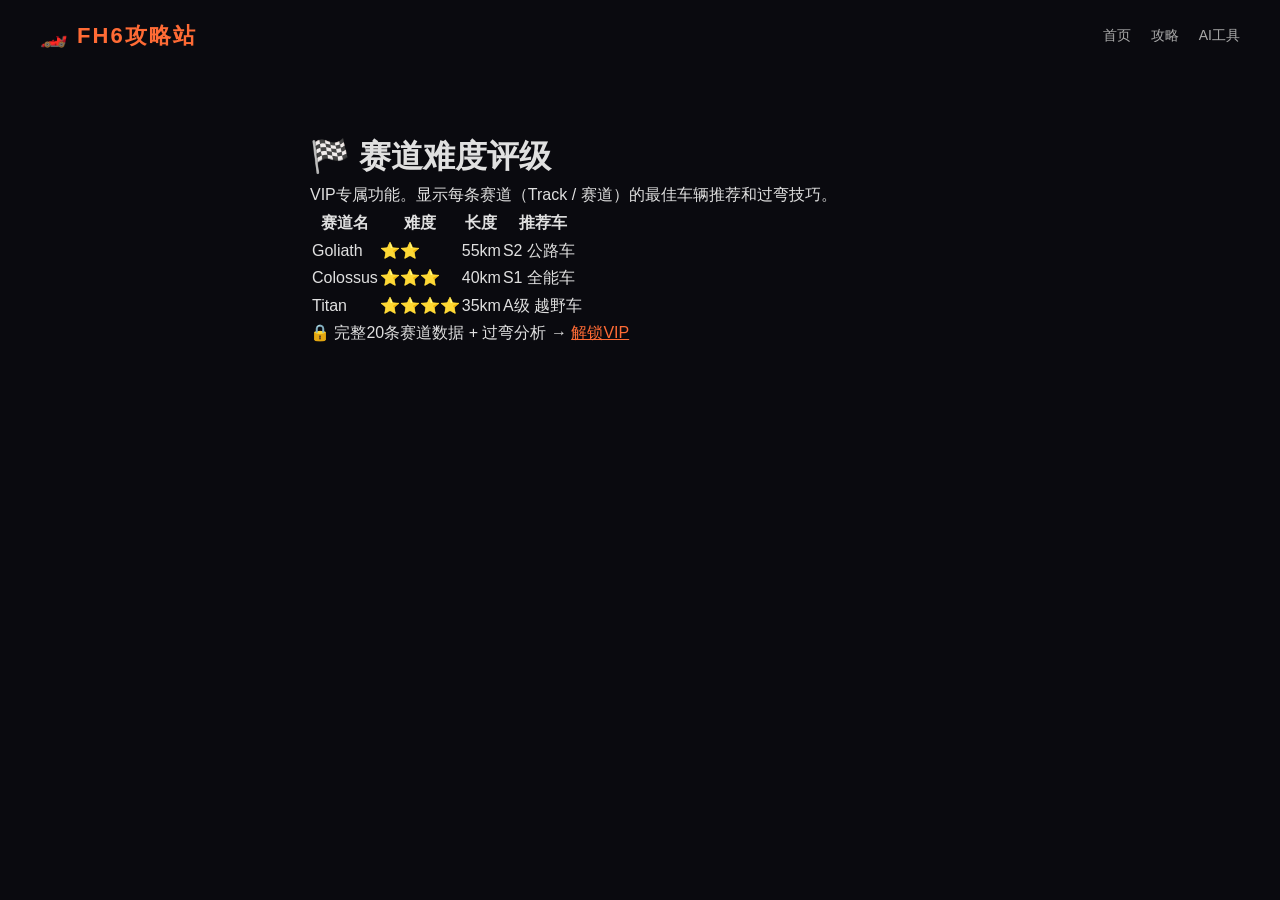
<file: tools/track.html>
<!DOCTYPE html>
<html lang="zh-CN">
<head>
<meta charset="UTF-8"><meta name="viewport" content="width=device-width, initial-scale=1.0">
<title>赛道评级 · FH6攻略站</title>
<link rel="stylesheet" href="../css/style.css">
<style>.tool-body{max-width:700px;margin:40px auto;padding:20px}</style>
</head>
<body>
<nav><div class="logo">🏎️ FH6攻略站</div><div class="nav-links"><a href="../index.html">首页</a><a href="../guides/newbie.html">攻略</a><a href="tune.html">AI工具</a></div></nav>
<div class="tool-body">
<h1>🏁 赛道难度评级</h1>
<p>VIP专属功能。显示每条赛道（Track / 赛道）的最佳车辆推荐和过弯技巧。</p>
<table>
<tr><th>赛道名</th><th>难度</th><th>长度</th><th>推荐车</th></tr>
<tr><td>Goliath</td><td>⭐⭐</td><td>55km</td><td>S2 公路车</td></tr>
<tr><td>Colossus</td><td>⭐⭐⭐</td><td>40km</td><td>S1 全能车</td></tr>
<tr><td>Titan</td><td>⭐⭐⭐⭐</td><td>35km</td><td>A级 越野车</td></tr>
</table>
<div class="warn">🔒 完整20条赛道数据 + 过弯分析 → <a href="../index.html#vip" style="color:#ff6b35">解锁VIP</a></div>
</div>
</body>
</html>
</file>
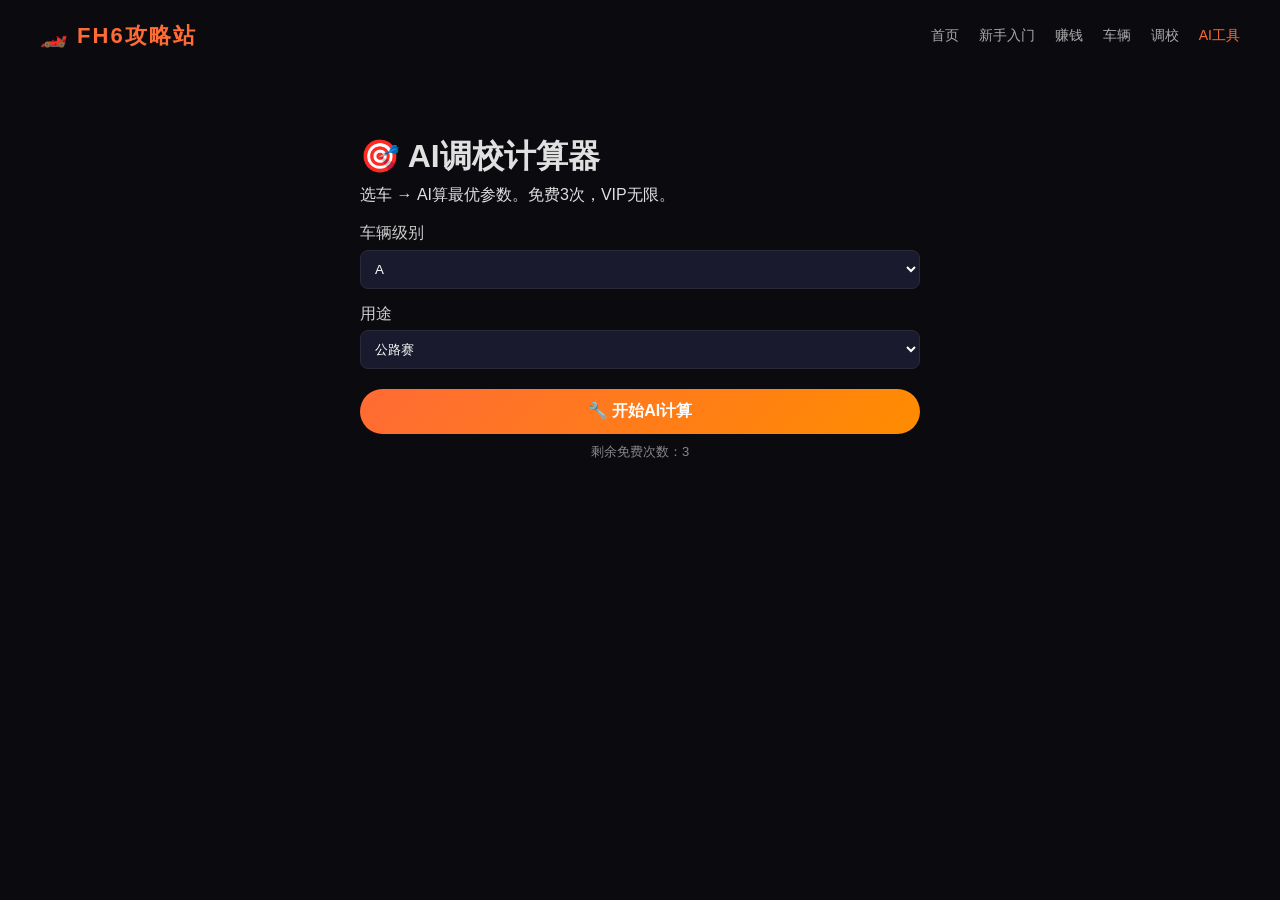
<file: tools/tune.html>
<!DOCTYPE html>
<html lang="zh-CN">
<head>
<meta charset="UTF-8"><meta name="viewport" content="width=device-width, initial-scale=1.0">
<title>AI工具 · FH6攻略站</title>
<link rel="stylesheet" href="../css/style.css">
<style>
.tool-body { max-width:600px; margin:40px auto; padding:20px; }
.tool-body label { display:block; color:#ccc; margin:12px 0 4px; }
.tool-body select, .tool-body input { width:100%; padding:10px; border-radius:8px; border:1px solid #2a2a3a; background:#1a1a2e; color:#fff; }
.tool-body .btn-pay { margin-top:20px; width:100%; }
.result-box { background:#1a1a2e; border:1px solid #2a2a3a; border-radius:12px; padding:20px; margin-top:20px; display:none; }
.result-box h3 { color:#ff6b35; }
.result-box table { width:100%; margin-top:12px; }
.trial-count { color:#888; font-size:13px; text-align:center; margin-top:8px; }
</style>
</head>
<body>
<nav><div class="logo">🏎️ FH6攻略站</div><div class="nav-links"><a href="../index.html">首页</a><a href="../guides/newbie.html">新手入门</a><a href="../guides/money.html">赚钱</a><a href="../guides/cars.html">车辆</a><a href="../guides/tuning.html">调校</a><a href="tune.html" class="active">AI工具</a></div></nav>
<div class="tool-body">
<h1>🎯 AI调校计算器</h1>
<p>选车 → AI算最优参数。免费3次，VIP无限。</p>

<label>车辆级别</label>
<select id="carClass"><option>A</option><option>S1</option><option>S2</option><option>B</option></select>

<label>用途</label>
<select id="purpose"><option>公路赛</option><option>漂移</option><option>越野</option><option>极速</option></select>

<button class="btn-pay" onclick="calculate()">🔧 开始AI计算</button>
<p class="trial-count" id="trialInfo">剩余免费次数：3</p>

<div class="result-box" id="result">
  <h3>📊 AI推荐调校参数</h3>
  <table>
    <tr><td>胎压(前/后)</td><td id="r1">--</td></tr>
    <tr><td>变速箱齿轮比</td><td id="r2">--</td></tr>
    <tr><td>悬挂(前/后)</td><td id="r3">--</td></tr>
    <tr><td>刹车平衡</td><td id="r4">--</td></tr>
    <tr><td>差速器</td><td id="r5">--</td></tr>
  </table>
</div>
</div>

<script>
var trials = 3;
var tuneData = {
  'A': {'公路赛':['28/28 psi','4.10','450/420','52%','70%/30%'],'漂移':['35/35 psi','3.55','350/380','40%','100%/80%']},
  'S1':{'公路赛':['30/30 psi','3.90','500/470','55%','75%/25%'],'极速':['32/32 psi','3.20','550/520','58%','60%/40%']},
  'S2':{'公路赛':['32/32 psi','3.70','550/520','56%','80%/20%'],'漂移':['38/38 psi','3.40','450/480','42%','100%/90%']}
};

function calculate() {
  var cls = document.getElementById('carClass').value;
  var pur = document.getElementById('purpose').value;
  
  if (trials <= 0) {
    alert('免费次数已用完！解锁VIP无限使用 ¥19.9');
    showPay(); return;
  }
  
  var data = tuneData[cls]?.[pur];
  if (!data) data = ['30/30 psi','3.80','480/450','52%','75%/25%'];
  
  document.getElementById('r1').textContent = data[0];
  document.getElementById('r2').textContent = data[1];
  document.getElementById('r3').textContent = data[2];
  document.getElementById('r4').textContent = data[3];
  document.getElementById('r5').textContent = data[4];
  document.getElementById('result').style.display = 'block';
  
  trials--;
  document.getElementById('trialInfo').textContent = trials > 0 ? '剩余免费次数：'+trials : '免费次数已用完 ⭐ 解锁VIP';
}
</script>
</body>
</html>
</file>
<file: css/style.css>
* { margin:0; padding:0; box-sizing:border-box; }
body { font-family:'Microsoft YaHei','PingFang SC',sans-serif; background:#0a0a0f; color:#e0e0e0; line-height:1.6; }

/* Header */
.hero { position:relative; overflow:hidden; background:linear-gradient(135deg, #0d1117 0%, #1a1a2e 40%, #16213e 70%, #0f3460 100%); min-height:420px; }
.hero-overlay { position:absolute; inset:0; background:radial-gradient(ellipse at 70% 50%, rgba(255,100,0,0.15) 0%, transparent 60%), radial-gradient(ellipse at 30% 50%, rgba(0,150,255,0.1) 0%, transparent 60%); pointer-events:none; }
nav { display:flex; justify-content:space-between; align-items:center; padding:18px 40px; position:relative; z-index:2; }
.logo { font-size:22px; font-weight:800; color:#ff6b35; letter-spacing:2px; }
.nav-links { display:flex; gap:20px; align-items:center; flex-wrap:wrap; }
.nav-links a { color:#aaa; text-decoration:none; font-size:14px; transition:color .2s; }
.nav-links a:hover, .nav-links a.active { color:#ff6b35; }
.btn-vip { background:#ff6b35; color:#fff!important; padding:6px 16px; border-radius:20px; font-weight:600; }
.hero-content { text-align:center; padding:60px 20px 40px; position:relative; z-index:2; }
.hero-content h1 { font-size:48px; font-weight:900; background:linear-gradient(90deg,#ff6b35,#ff8c00,#ff6b35); -webkit-background-clip:text; -webkit-text-fill-color:transparent; margin-bottom:12px; }
.hero-content p { color:#999; font-size:18px; margin-bottom:30px; }

/* Search */
.hero-search { max-width:600px; margin:0 auto; position:relative; }
.hero-search input { width:100%; padding:14px 20px; border-radius:30px; border:2px solid #2a2a3a; background:#1a1a2e; color:#fff; font-size:16px; outline:none; transition:border-color .3s; }
.hero-search input:focus { border-color:#ff6b35; }
.search-results { position:absolute; top:100%; left:0; right:0; background:#1a1a2e; border-radius:12px; margin-top:8px; max-height:300px; overflow-y:auto; display:none; z-index:10; border:1px solid #2a2a3a; }
.search-results a { display:block; padding:12px 20px; color:#ccc; text-decoration:none; border-bottom:1px solid #2a2a3a; transition:background .2s; }
.search-results a:hover { background:#2a2a3a; color:#ff6b35; }

/* Sections */
.section { max-width:1200px; margin:0 auto; padding:60px 20px; }
.section h2 { font-size:28px; text-align:center; margin-bottom:12px; color:#fff; }
.section .subtitle { text-align:center; color:#777; margin-bottom:40px; }
.dark-bg { background:#111118; max-width:100%; }

/* Cards */
.card-grid { display:grid; grid-template-columns:repeat(auto-fill, minmax(300px,1fr)); gap:20px; }
.card { background:#1a1a2e; border:1px solid #2a2a3a; border-radius:16px; padding:30px 24px; text-decoration:none; color:#ccc; transition:all .3s; position:relative; }
.card:hover { border-color:#ff6b35; transform:translateY(-4px); box-shadow:0 12px 40px rgba(255,107,53,0.1); }
.card-icon { font-size:36px; margin-bottom:12px; }
.card h3 { color:#fff; font-size:18px; margin-bottom:8px; }
.card p { color:#888; font-size:14px; }
.card .tag { display:inline-block; padding:3px 10px; border-radius:12px; font-size:11px; margin-top:10px; }
.tag-free { background:rgba(0,200,100,0.15); color:#4caf50; }
.tag-vip { background:rgba(255,107,53,0.15); color:#ff6b35; }

/* VIP Box */
.vip-box { display:flex; gap:40px; background:linear-gradient(135deg,#1a0a00,#2a1a0e); border:1px solid #ff6b3533; border-radius:20px; padding:40px; align-items:center; }
.vip-left { flex:1; }
.vip-left h3 { font-size:24px; color:#ff8c00; margin-bottom:16px; }
.vip-left ul { list-style:none; margin-bottom:24px; }
.vip-left ul li { padding:6px 0; color:#ccc; }
.btn-pay { background:linear-gradient(135deg,#ff6b35,#ff8c00); color:#fff; border:none; padding:12px 30px; border-radius:30px; font-size:16px; font-weight:700; cursor:pointer; transition:transform .2s; }
.btn-pay:hover { transform:scale(1.05); }
.vip-right { flex:0 0 300px; }
.testimonial { background:rgba(255,255,255,0.05); border-radius:12px; padding:24px; }
.testimonial p { color:#ddd; font-style:italic; margin-bottom:8px; }
.testimonial span { color:#888; font-size:13px; }

/* Footer */
footer { text-align:center; padding:30px; border-top:1px solid #1a1a2e; color:#555; }
footer .small { font-size:12px; margin-top:4px; }

/* Modal */
.modal { position:fixed; inset:0; background:rgba(0,0,0,0.8); z-index:999; display:flex; align-items:center; justify-content:center; }
.modal-content { background:#1a1a2e; border-radius:20px; padding:40px; max-width:500px; width:90%; position:relative; border:1px solid #ff6b3533; }
.close { position:absolute; top:12px; right:20px; font-size:28px; color:#888; cursor:pointer; }
.close:hover { color:#fff; }
.modal-content h2 { color:#fff; margin-bottom:8px; }
.modal-content > p { color:#888; margin-bottom:24px; }
.pay-methods { display:flex; gap:24px; align-items:center; }
.pay-option { flex:1; text-align:center; }
.pay-option h4 { margin-bottom:12px; color:#ccc; }
.qr-placeholder { width:150px; height:150px; background:#2a2a3a; border-radius:12px; margin:0 auto 12px; display:flex; align-items:center; justify-content:center; color:#666; font-size:13px; }
.pay-or { color:#555; font-weight:700; }

/* Guide pages */
.guide-content { max-width:800px; margin:0 auto; padding:40px 20px; }
.guide-content h1 { font-size:32px; color:#ff6b35; margin-bottom:20px; }
.guide-content h2 { font-size:22px; color:#fff; margin:30px 0 12px; padding-bottom:8px; border-bottom:1px solid #2a2a3a; }
.guide-content p { color:#ccc; margin-bottom:12px; }
.guide-content ul, .guide-content ol { color:#ccc; margin-bottom:16px; padding-left:24px; }
.guide-content li { margin-bottom:6px; }
.guide-content table { width:100%; border-collapse:collapse; margin:16px 0; }
.guide-content th { background:#ff6b3522; color:#ff6b35; padding:10px; text-align:left; border:1px solid #2a2a3a; }
.guide-content td { padding:10px; border:1px solid #2a2a3a; color:#ccc; }
.guide-content .tip { background:rgba(0,200,100,0.1); border-left:3px solid #4caf50; padding:12px 16px; border-radius:4px; margin:16px 0; }
.guide-content .warn { background:rgba(255,200,0,0.1); border-left:3px solid #ffc107; padding:12px 16px; border-radius:4px; margin:16px 0; }

/* Responsive */
@media (max-width: 768px) {
  nav { flex-direction:column; gap:12px; }
  .nav-links { justify-content:center; }
  .hero-content h1 { font-size:32px; }
  .vip-box { flex-direction:column; }
  .pay-methods { flex-direction:column; }
}
</file>
